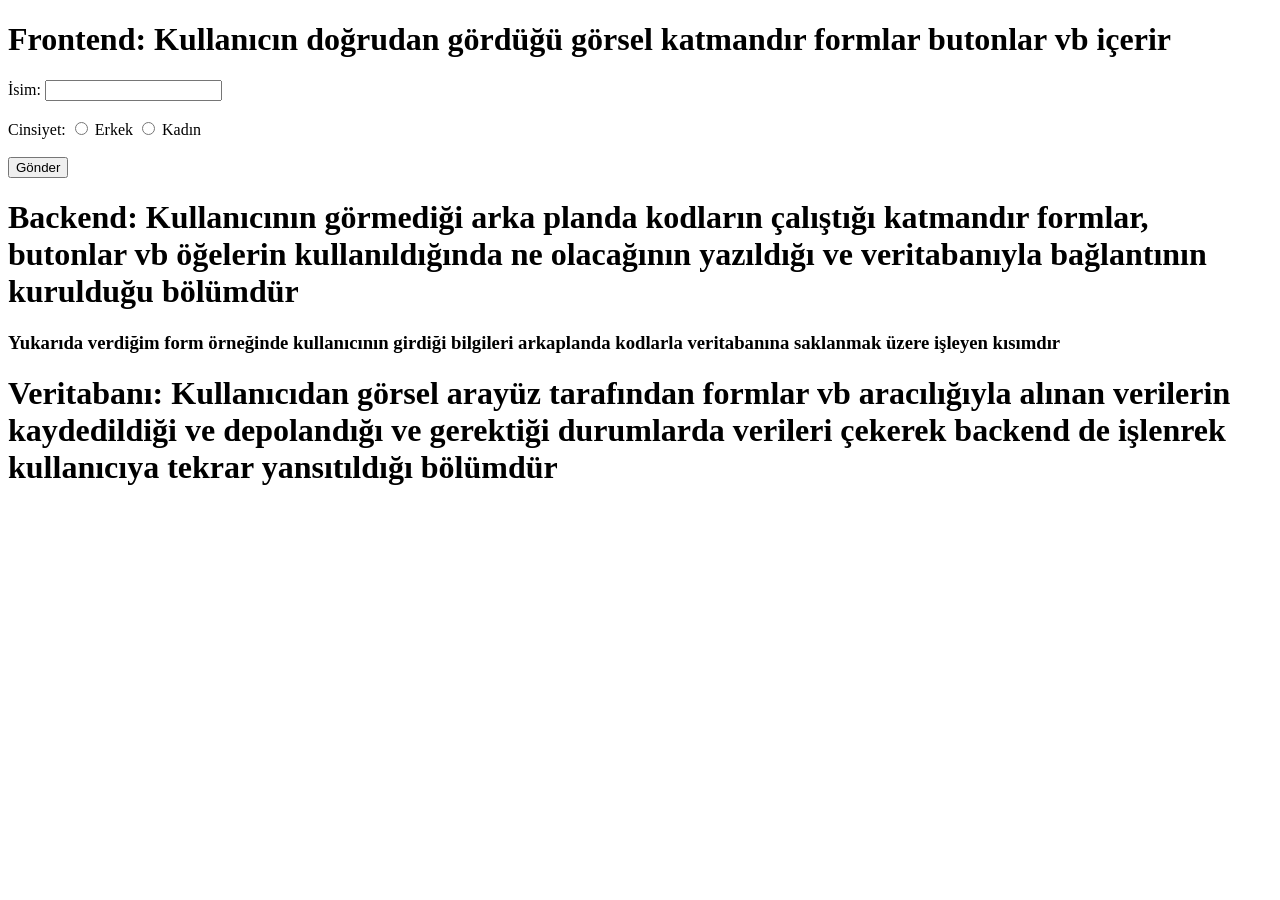
<file: Sisbim Staj/Gun01/Index.html>
<!DOCTYPE html>
<html lang="tr">
<head>
    <meta charset="UTF-8">
    <meta name="viewport" content="width=device-width, initial-scale=1.0">
    <title>Sisbim Staj - Gün 01</title>
</head>
<body>
    <div>
        <div class="row">
            <div class="COL-MD-8">
                <h1>Frontend: Kullanıcın doğrudan gördüğü görsel katmandır formlar butonlar vb içerir</h1>
            </div>
            <div class="COL-MD-8">
                <form <form>
                    <label for="name">İsim:</label>
                    <input type="text" name="name"><br><br>
                    <label for="sex">Cinsiyet:</label>
                    <input type="radio" name="sex" id="male" value="male">
                    <label for="male">Erkek</label>
                    <input type="radio" name="sex" id="female" value="female">
                    <label for="female">Kadın</label> <br><br>
                    <input type="submit" value="Gönder">
                </form>
            </div>
        </div>
        <div class="row">
            <div class="COL-MD-8">
                <h1>Backend: Kullanıcının görmediği arka planda kodların çalıştığı katmandır formlar, butonlar vb öğelerin kullanıldığında ne olacağının yazıldığı ve veritabanıyla bağlantının kurulduğu bölümdür</h1>
            </div>
            <div class="COL-MD-8">
                <h3>Yukarıda verdiğim form örneğinde kullanıcının girdiği bilgileri arkaplanda kodlarla veritabanına saklanmak üzere işleyen kısımdır</h3>
            </div>
        </div>
    </div>
    <h1>Veritabanı: Kullanıcıdan görsel arayüz tarafından formlar vb aracılığıyla alınan verilerin kaydedildiği ve depolandığı ve gerektiği durumlarda verileri çekerek backend de işlenrek kullanıcıya tekrar yansıtıldığı bölümdür</h1>
</body>
</html>
</file>
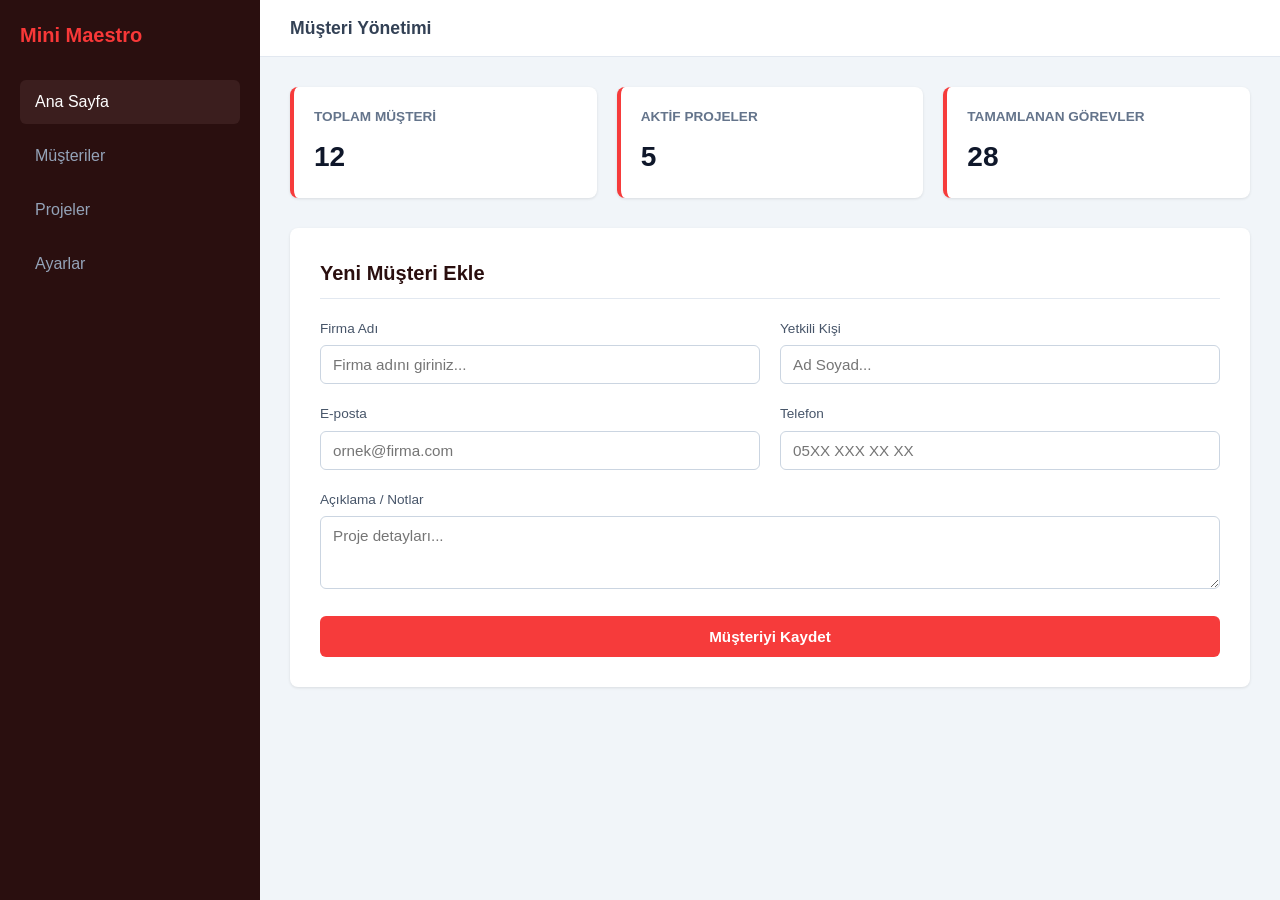
<file: Sisbim Staj/Gun03/index.html>
<!DOCTYPE html>
<html lang="tr">
<head>
    <meta charset="UTF-8">
    <meta name="viewport" content="width=device-width, initial-scale=1.0">
    <title>Mini Maestro - Yönetim Paneli</title>
    <link rel="stylesheet" href="style.css">
</head>
<body>

    <div class="app-container">
        <!-- Sol Menü -->
        <aside class="sidebar">
            <div class="sidebar-brand">
                <h2>Mini Maestro</h2>
            </div>
            <ul class="sidebar-menu">
                <li><a href="#" class="active">Ana Sayfa</a></li>
                <li><a href="#">Müşteriler</a></li>
                <li><a href="#">Projeler</a></li>
                <li><a href="#">Ayarlar</a></li>
            </ul>
        </aside>

        <!--Üst Başlık ve İçerik -->
        <div class="main-wrapper">
            <!-- Header -->
            <header class="top-header">
                <h3>Müşteri Yönetimi</h3>
            </header>

            <!-- Ana İçerik Alanı -->
            <main class="content-area">
                
                <!-- İstatistik Kartları -->
                <div class="cards-grid">
                    <div class="card">
                        <h4>Toplam Müşteri</h4>
                        <p class="card-number">12</p>
                    </div>
                    <div class="card">
                        <h4>Aktif Projeler</h4>
                        <p class="card-number">5</p>
                    </div>
                    <div class="card">
                        <h4>Tamamlanan Görevler</h4>
                        <p class="card-number">28</p>
                    </div>
                </div>

                <!-- Form Bölümü -->
                <section class="form-section">
                    <h2>Yeni Müşteri Ekle</h2>
                    <form class="customer-form">
                        <div class="form-row">
                            <div class="form-group">
                                <label for="firmaAdi">Firma Adı</label>
                                <input type="text" id="firmaAdi" name="firmaAdi" required placeholder="Firma adını giriniz...">
                            </div>
                            <div class="form-group">
                                <label for="yetkili">Yetkili Kişi</label>
                                <input type="text" id="yetkili" name="yetkili" required placeholder="Ad Soyad...">
                            </div>
                        </div>

                        <div class="form-row">
                            <div class="form-group">
                                <label for="eposta">E-posta</label>
                                <input type="email" id="eposta" name="eposta" placeholder="ornek@firma.com">
                            </div>
                            <div class="form-group">
                                <label for="telefon">Telefon</label>
                                <input type="tel" id="telefon" name="telefon" placeholder="05XX XXX XX XX">
                            </div>
                        </div>

                        <div class="form-group">
                            <label for="aciklama">Açıklama / Notlar</label>
                            <textarea id="aciklama" name="aciklama" rows="3" placeholder="Proje detayları..."></textarea>
                        </div>

                        <button type="submit" class="btn-submit">Müşteriyi Kaydet</button>
                    </form>
                </section>

            </main>
        </div>
    </div>

</body>
</html>
</file>
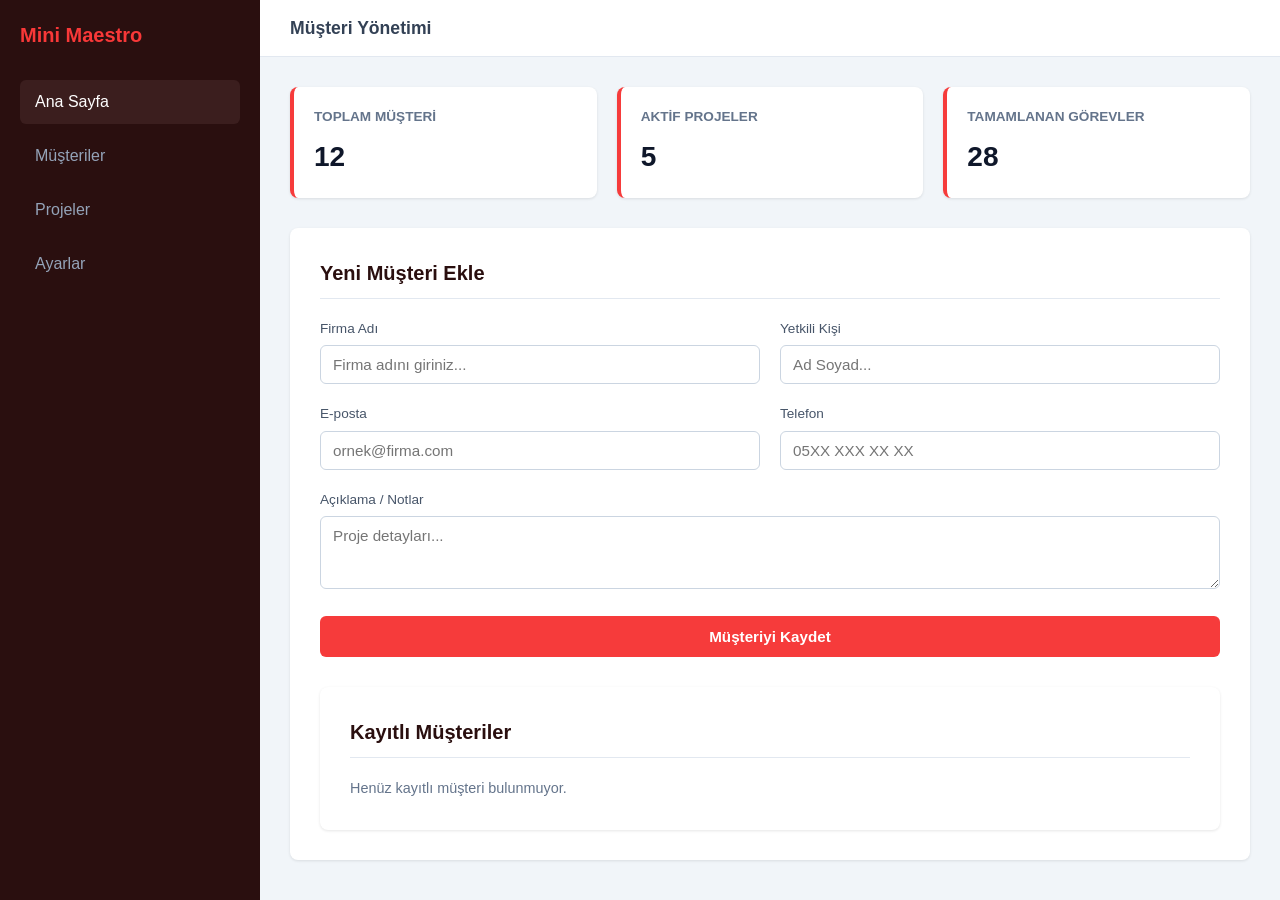
<file: Sisbim Staj/Gun05/index.html>
<!DOCTYPE html>
<html lang="tr">
<head>
    <meta charset="UTF-8">
    <meta name="viewport" content="width=device-width, initial-scale=1.0">
    <title>Mini Maestro - Yönetim Paneli</title>
    <link rel="stylesheet" href="style.css">
</head>
<body>

    <div class="app-container">
        <!-- Sol Menü -->
        <aside class="sidebar">
            <div class="sidebar-brand">
                <h2>Mini Maestro</h2>
            </div>
            <ul class="sidebar-menu">
                <li><a href="#" class="active">Ana Sayfa</a></li>
                <li><a href="#">Müşteriler</a></li>
                <li><a href="#">Projeler</a></li>
                <li><a href="#">Ayarlar</a></li>
            </ul>
        </aside>

        <!--Üst Başlık ve İçerik -->
        <div class="main-wrapper">
            <!-- Header -->
            <header class="top-header">
                <h3>Müşteri Yönetimi</h3>
            </header>

            <!-- Ana İçerik Alanı -->
            <main class="content-area">
                
                <!-- İstatistik Kartları -->
                <div class="cards-grid">
                    <div class="card">
                        <h4>Toplam Müşteri</h4>
                        <p class="card-number">12</p>
                    </div>
                    <div class="card">
                        <h4>Aktif Projeler</h4>
                        <p class="card-number">5</p>
                    </div>
                    <div class="card">
                        <h4>Tamamlanan Görevler</h4>
                        <p class="card-number">28</p>
                    </div>
                </div>

                <!-- Form Bölümü -->
                <section class="form-section">
                    <h2>Yeni Müşteri Ekle</h2>
                    <form class="customer-form">
                        <div class="form-row">
                            <div class="form-group">
                                <label for="firmaAdi">Firma Adı</label>
                                <input type="text" id="firmaAdi" name="firmaAdi" required placeholder="Firma adını giriniz...">
                            </div>
                            <div class="form-group">
                                <label for="yetkili">Yetkili Kişi</label>
                                <input type="text" id="yetkili" name="yetkili" required placeholder="Ad Soyad...">
                            </div>
                        </div>

                        <div class="form-row">
                            <div class="form-group">
                                <label for="eposta">E-posta</label>
                                <input type="email" id="eposta" name="eposta" placeholder="ornek@firma.com">
                            </div>
                            <div class="form-group">
                                <label for="telefon">Telefon</label>
                                <input type="tel" id="telefon" name="telefon" placeholder="05XX XXX XX XX">
                            </div>
                        </div>

                        <div class="form-group">
                            <label for="aciklama">Açıklama / Notlar</label>
                            <textarea id="aciklama" name="aciklama" rows="3" placeholder="Proje detayları..."></textarea>
                        </div>

                        <button type="submit" class="btn-submit">Müşteriyi Kaydet</button>
                    </form>
                    <!-- Müşterilerin Listeleneceği Alan -->
                        <section class="form-section" style="margin-top: 30px;">
                            <h2>Kayıtlı Müşteriler</h2>
                            <ul id="musteriListesi" style="list-style: none; padding: 0;">
                            </ul>
                        </section>
                </section>

            </main>
        </div>
    </div>
    <script>
        const form = document.querySelector(".customer-form");
        const firmaAdiInput = document.getElementById("firmaAdi");
        const yetkiliInput = document.getElementById("yetkili");
        const epostaInput = document.getElementById("eposta");
        const telefonInput = document.getElementById("telefon");
        const aciklamaInput = document.getElementById("aciklama");
        const musteriListesiUl = document.getElementById("musteriListesi");
        // Sayfa açıldığında kayıtlı müşterileri çekme
        let musteriler = JSON.parse(localStorage.getItem("miniMaestroMusteriler")) || [];

        // Listeyi ekranda gösteren fonksiyon
        function listeyiGuncelle() {
            musteriListesiUl.innerHTML = "";

            if (musteriler.length === 0) {
                musteriListesiUl.innerHTML = "<p style='color: #64748b; font-size: 0.9rem;'>Henüz kayıtlı müşteri bulunmuyor.</p>";
                return;
            }

            musteriler.forEach((musteri, index) => {
                const li = document.createElement("li");
                li.style.cssText = "background: #f8fafc; padding: 15px; margin-bottom: 10px; border-radius: 6px; border: 1px solid #e2e8f0; display: flex; justify-content: space-between; align-items: center;";
                
                li.innerHTML = `
                    <div>
                        <strong>${musteri.firma}</strong> (${musteri.yetkili})<br>
                        <small style="color: #64748b;">E-posta: ${musteri.eposta || "Belirtilmemiş"} | Tel: ${musteri.telefon || "Belirtilmemiş"}</small>
                    </div>
                    <button onclick="musteriSil(${index})" style="background: #ef4444; color: white; border: none; padding: 6px 12px; border-radius: 4px; cursor: pointer; font-size: 0.8rem;">Sil</button>
                `;
                musteriListesiUl.appendChild(li);
            });
        }

        // Sayfa ilk yüklendiğinde listenin çıktısını verir
        listeyiGuncelle();

        // form gönderildiğinde kayıt alan komut
        form.addEventListener("submit", function(olay) {
            olay.preventDefault(); // Sayfanın yenilenmesini engelle

            const firma = firmaAdiInput.value.trim();
            const yetkili = yetkiliInput.value.trim();

            // Boş form bırakıldığında göndermeyi engelleyen komut
            if (firma === "" || yetkili === "") {
                alert("Lütfen Firma Adı ve Yetkili Kişi alanlarını boş bırakmayın!");
                return;
            }

            // Yeni müşteri nesnesi
            const yeniMusteri = {
                firma: firma,
                yetkili: yetkili,
                eposta: epostaInput.value.trim(),
                telefon: telefonInput.value.trim(),
                aciklama: aciklamaInput.value.trim()
            };

            // Dizinin içine ekle
            musteriler.push(yeniMusteri);

            // Tarayıcı hafızasına kaydeder
            localStorage.setItem("miniMaestroMusteriler", JSON.stringify(musteriler));

            // listeyi günceller ve formu sıfırlayarak yeni giriş için kutuları temizler
            listeyiGuncelle();
            form.reset();
        });

        // Müşteri silme fonksiyonu
        function musteriSil(index) {
            musteriler.splice(index, 1); // Diziden ilgili elemanı çıkar
            localStorage.setItem("miniMaestroMusteriler", JSON.stringify(musteriler)); // Hafızayı güncelle
            listeyiGuncelle(); // Ekranı tazele
        }
    </script>
</body>
</html>
</file>
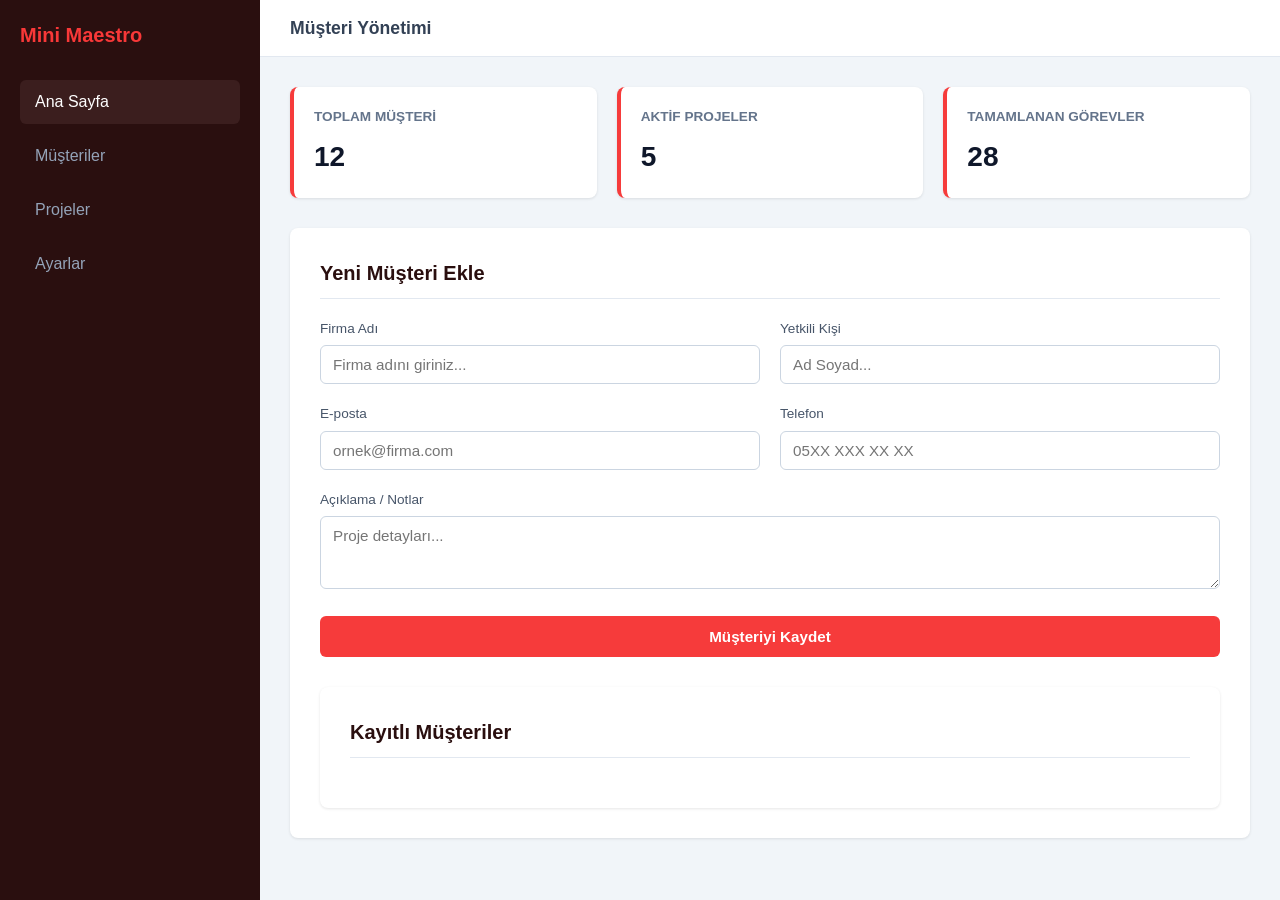
<file: Sisbim Staj/Gun06/index.html>
<!DOCTYPE html>
<html lang="tr">
<head>
    <meta charset="UTF-8">
    <meta name="viewport" content="width=device-width, initial-scale=1.0">
    <title>Mini Maestro - Yönetim Paneli</title>
    <link rel="stylesheet" href="style.css">
</head>
<body>

    <div class="app-container">
        <!-- Sol Menü -->
        <aside class="sidebar">
            <div class="sidebar-brand">
                <h2>Mini Maestro</h2>
            </div>
            <ul class="sidebar-menu">
                <li><a href="#" class="active">Ana Sayfa</a></li>
                <li><a href="#">Müşteriler</a></li>
                <li><a href="#">Projeler</a></li>
                <li><a href="#">Ayarlar</a></li>
            </ul>
        </aside>

        <!--Üst Başlık ve İçerik -->
        <div class="main-wrapper">
            <!-- Header -->
            <header class="top-header">
                <h3>Müşteri Yönetimi</h3>
            </header>

            <!-- Ana İçerik Alanı -->
            <main class="content-area">
                
                <!-- İstatistik Kartları -->
                <div class="cards-grid">
                    <div class="card">
                        <h4>Toplam Müşteri</h4>
                        <p class="card-number">12</p>
                    </div>
                    <div class="card">
                        <h4>Aktif Projeler</h4>
                        <p class="card-number">5</p>
                    </div>
                    <div class="card">
                        <h4>Tamamlanan Görevler</h4>
                        <p class="card-number">28</p>
                    </div>
                </div>

                <!-- Form Bölümü -->
                <section class="form-section">
                    <h2>Yeni Müşteri Ekle</h2>
                    <form class="customer-form">
                        <div class="form-row">
                            <div class="form-group">
                                <label for="firmaAdi">Firma Adı</label>
                                <input type="text" id="firmaAdi" name="firmaAdi" required placeholder="Firma adını giriniz...">
                            </div>
                            <div class="form-group">
                                <label for="yetkili">Yetkili Kişi</label>
                                <input type="text" id="yetkili" name="yetkili" required placeholder="Ad Soyad...">
                            </div>
                        </div>

                        <div class="form-row">
                            <div class="form-group">
                                <label for="eposta">E-posta</label>
                                <input type="email" id="eposta" name="eposta" placeholder="ornek@firma.com">
                            </div>
                            <div class="form-group">
                                <label for="telefon">Telefon</label>
                                <input type="tel" id="telefon" name="telefon" placeholder="05XX XXX XX XX">
                            </div>
                        </div>

                        <div class="form-group">
                            <label for="aciklama">Açıklama / Notlar</label>
                            <textarea id="aciklama" name="aciklama" rows="3" placeholder="Proje detayları..."></textarea>
                        </div>

                        <button type="submit" class="btn-submit">Müşteriyi Kaydet</button>
                    </form>
                    <!-- Müşterilerin Listeleneceği Alan -->
                        <section class="form-section" style="margin-top: 30px;">
                            <h2>Kayıtlı Müşteriler</h2>
                            <ul id="musteriListesi" style="list-style: none; padding: 0;">
                            </ul>
                        </section>
                </section>

            </main>
        </div>
    </div>
    <script>
        console.log("API VE HTTP İSTEKLERİ TESTİ");
        // GET İSTEĞİ Sunucudan Veri Okuma
        // fetch() komutu tarayıcının dış dünya ile konuşmasını sağlar
        console.log("GET İsteği gönderiliyor");
        
        fetch('https://jsonplaceholder.typicode.com/posts/1')
            .then(yanit => yanit.json())
            .then(veri => {
                console.log("Get Yanıtı Başarılı");
                console.log("Sunucudan gelen veri:", veri);
                console.log("Firma/Başlık:", veri.title);
            })
            .catch(hata => console.log("GET İsteğinde hata oluştu:", hata));


        // POST İSTEĞİ Sunucuya Yeni Veri Gönderme / Kaydetme
        console.log("POST İsteği gönderiliyor");

        fetch('https://jsonplaceholder.typicode.com/posts', {
            method: 'POST',
            headers: {
                'Content-Type': 'application/json; charset=UTF-8'
            },
            body: JSON.stringify({
                title: "Yeni Müşteri Kaydı",
                body: "Mini Maestro üzerinden eklendi.",
                userId: 1
            })
        })
        .then(yanit => yanit.json())
        .then(veri => {
            console.log("Post Yanıtı Başarılı - 201 Oluşturuldu");
            console.log("Onay Yanıtı:", veri);
        })
        .catch(hata => console.log("POST İsteğinde hata oluştu:", hata));
    </script>
</body>
</html>
</file>
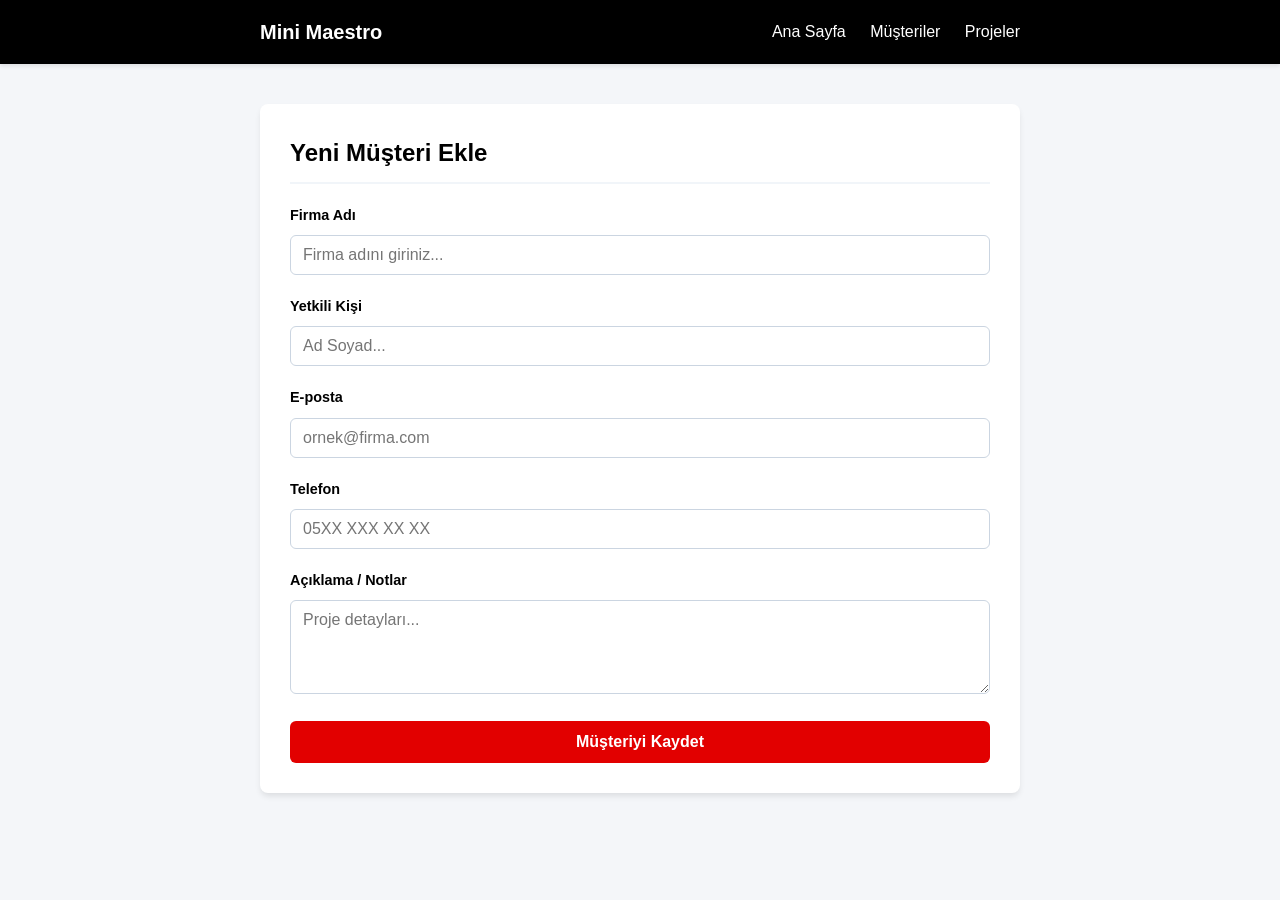
<file: Sisbim Staj/Gun02/minimaestro.html>
<!DOCTYPE html>
<html lang="tr">
<head>
    <meta charset="UTF-8">
    <meta name="viewport" content="width=device-width, initial-scale=1.0">
    <title>Mini Maestro - Müşteri Yönetimi</title>
    <link rel="stylesheet" href="style.css"> <!-- Harici CSS dosyası -->
</head>
<body>

    <!-- Üst Başlık ve Menü -->
    <header class="main-header">
        <div class="container">
            <h1 class="logo">Mini Maestro</h1>
            <nav class="main-nav">
                <a href="#anasayfa">Ana Sayfa</a>
                <a href="#musteriler">Müşteriler</a>
                <a href="#projeler">Projeler</a>
            </nav>
        </div>
    </header>

    <!-- Ana İçerik -->
    <main class="container main-content">
        <section class="form-section">
            <h2>Yeni Müşteri Ekle</h2>
            
            <form class="customer-form">
                <div class="form-group">
                    <label for="firmaAdi">Firma Adı</label>
                    <input type="text" id="firmaAdi" name="firmaAdi" required placeholder="Firma adını giriniz...">
                </div>

                <div class="form-group">
                    <label for="yetkili">Yetkili Kişi</label>
                    <input type="text" id="yetkili" name="yetkili" required placeholder="Ad Soyad...">
                </div>

                <div class="form-group">
                    <label for="eposta">E-posta</label>
                    <input type="email" id="eposta" name="eposta" placeholder="ornek@firma.com">
                </div>

                <div class="form-group">
                    <label for="telefon">Telefon</label>
                    <input type="tel" id="telefon" name="telefon" placeholder="05XX XXX XX XX">
                </div>

                <div class="form-group">
                    <label for="aciklama">Açıklama / Notlar</label>
                    <textarea id="aciklama" name="aciklama" rows="4" placeholder="Proje detayları..."></textarea>
                </div>

                <button type="submit" class="btn-submit">Müşteriyi Kaydet</button>
            </form>
        </section>
    </main>

</body>
</html>
</file>
<file: Sisbim Staj/Gun03/style.css>
/* Temel Sıfırlama (Elemanların boyut taşmasını engellemek için tanımlanmış hazır boyut komutu  ) */
* {
    margin: 0;
    padding: 0;
    box-sizing: border-box;
    font-family: -apple-system, BlinkMacSystemFont, "Segoe UI", Roboto, Helvetica, Arial, sans-serif;
}

body {
    background-color: #f1f5f9;
    color: #3b1e1e;
    line-height: 1.5;
}

/* Ana Düzen */
.app-container {
    display: flex;
    min-height: 100vh;
}

/* Sol Menü  */
.sidebar {
    width: 260px;
    background-color: #2a0f0f;
    color: #fff;
    padding: 20px;
    display: flex;
    flex-direction: column;
}

.sidebar-brand h2 {
    font-size: 1.25rem;
    margin-bottom: 30px;
    color: #f83838;
}

.sidebar-menu {
    list-style: none;
}

.sidebar-menu li {
    margin-bottom: 10px;
}

.sidebar-menu a {
    display: block;
    color: #94a3b8;
    text-decoration: none;
    padding: 10px 15px;
    border-radius: 6px;
    transition: all 0.2s ease;
}

.sidebar-menu a:hover,
.sidebar-menu a.active {
    background-color: #3b1e1e;
    color: #fff;
}

/* Sağ Taraf Düzeni (Container) */
.main-wrapper {
    flex: 1;
    display: flex;
    flex-direction: column;
}

/* Üst Başlık */
.top-header {
    background-color: #ffffff;
    padding: 15px 30px;
    border-bottom: 1px solid #e2e8f0;
    display: flex;
    justify-content: space-between;
    align-items: center;
}

.top-header h3 {
    font-size: 1.1rem;
    color: #334155;
}
/* İçerik Alanı */
.content-area {
    padding: 30px;
    flex: 1;
}

/* İstatistik Kartları*/
.cards-grid {
    display: grid;
    grid-template-columns: repeat(auto-fit, minmax(220px, 1fr));
    gap: 20px;
    margin-bottom: 30px;
}

.card {
    background-color: #ffffff;
    padding: 20px;
    border-radius: 8px;
    box-shadow: 0 1px 3px rgba(0,0,0,0.1);
    border-left: 4px solid #f63b3b;
}

.card h4 {
    font-size: 0.85rem;
    color: #64748b;
    margin-bottom: 8px;
    text-transform: uppercase;
}

.card-number {
    font-size: 1.75rem;
    font-weight: bold;
    color: #0f172a;
}

/* Form Bölümü */
.form-section {
    background: #ffffff;
    padding: 30px;
    border-radius: 8px;
    box-shadow: 0 1px 3px rgba(0,0,0,0.1);
}

.form-section h2 {
    margin-bottom: 20px;
    font-size: 1.25rem;
    color: #2a0f0f;
    border-bottom: 1px solid #e2e8f0;
    padding-bottom: 10px;
}

/* Form Satır Düzeni */
.form-row {
    display: flex;
    gap: 20px;
}

.form-row .form-group {
    flex: 1;
}

.form-group {
    margin-bottom: 20px;
}

.form-group label {
    display: block;
    margin-bottom: 6px;
    font-weight: 500;
    font-size: 0.85rem;
    color: #475569;
}

.form-group input,
.form-group textarea {
    width: 100%;
    padding: 10px 12px;
    border: 1px solid #cbd5e1;
    border-radius: 6px;
    font-size: 0.95rem;
    outline: none;
    transition: border-color 0.2s, box-shadow 0.2s;
}

/* Hover ve Focus Stilleri */
.form-group input:hover,
.form-group textarea:hover {
    border-color: #94a3b8;
}

.form-group input:focus,
.form-group textarea:focus {
    border-color: #f63b3b;
    box-shadow: 0 0 0 3px rgba(246, 59, 59, 0.15);
}

/* Kaydet Butonu */
.btn-submit {
    background-color: #f63b3b;
    color: white;
    border: none;
    padding: 12px 20px;
    font-size: 0.95rem;
    font-weight: 600;
    border-radius: 6px;
    cursor: pointer;
    width: 100%;
    transition: background-color 0.2s, transform 0.1s;
}

.btn-submit:hover {
    background-color: #eb2525;
}

.btn-submit:focus {
    outline: none;
    box-shadow: 0 0 0 3px rgba(246, 59, 59, 0.4);
}

.btn-submit:active {
    transform: scale(0.99);
}

/*Mobil Ekran Düzeni*/
@media (max-width: 768px) {
    .app-container {
        flex-direction: column;
    }

    .sidebar {
        width: 100%;
        padding: 15px;
    }

    .sidebar-brand h2 {
        margin-bottom: 15px;
        text-align: center;
    }

    .sidebar-menu {
        display: flex;
        justify-content: center;
        gap: 10px;
        flex-wrap: wrap;
    }

    .sidebar-menu a {
        padding: 6px 12px;
        font-size: 0.9rem;
    }

    .form-row {
        flex-direction: column;
        gap: 0;
    }

    .content-area {
        padding: 15px;
    }
}
</file>
<file: Sisbim Staj/Gun05/style.css>
/* Temel Sıfırlama (Elemanların boyut taşmasını engellemek için tanımlanmış hazır boyut komutu  ) */
* {
    margin: 0;
    padding: 0;
    box-sizing: border-box;
    font-family: -apple-system, BlinkMacSystemFont, "Segoe UI", Roboto, Helvetica, Arial, sans-serif;
}

body {
    background-color: #f1f5f9;
    color: #3b1e1e;
    line-height: 1.5;
}

/* Ana Düzen */
.app-container {
    display: flex;
    min-height: 100vh;
}

/* Sol Menü  */
.sidebar {
    width: 260px;
    background-color: #2a0f0f;
    color: #fff;
    padding: 20px;
    display: flex;
    flex-direction: column;
}

.sidebar-brand h2 {
    font-size: 1.25rem;
    margin-bottom: 30px;
    color: #f83838;
}

.sidebar-menu {
    list-style: none;
}

.sidebar-menu li {
    margin-bottom: 10px;
}

.sidebar-menu a {
    display: block;
    color: #94a3b8;
    text-decoration: none;
    padding: 10px 15px;
    border-radius: 6px;
    transition: all 0.2s ease;
}

.sidebar-menu a:hover,
.sidebar-menu a.active {
    background-color: #3b1e1e;
    color: #fff;
}

/* Sağ Taraf Düzeni (Container) */
.main-wrapper {
    flex: 1;
    display: flex;
    flex-direction: column;
}

/* Üst Başlık */
.top-header {
    background-color: #ffffff;
    padding: 15px 30px;
    border-bottom: 1px solid #e2e8f0;
    display: flex;
    justify-content: space-between;
    align-items: center;
}

.top-header h3 {
    font-size: 1.1rem;
    color: #334155;
}
/* İçerik Alanı */
.content-area {
    padding: 30px;
    flex: 1;
}

/* İstatistik Kartları*/
.cards-grid {
    display: grid;
    grid-template-columns: repeat(auto-fit, minmax(220px, 1fr));
    gap: 20px;
    margin-bottom: 30px;
}

.card {
    background-color: #ffffff;
    padding: 20px;
    border-radius: 8px;
    box-shadow: 0 1px 3px rgba(0,0,0,0.1);
    border-left: 4px solid #f63b3b;
}

.card h4 {
    font-size: 0.85rem;
    color: #64748b;
    margin-bottom: 8px;
    text-transform: uppercase;
}

.card-number {
    font-size: 1.75rem;
    font-weight: bold;
    color: #0f172a;
}

/* Form Bölümü */
.form-section {
    background: #ffffff;
    padding: 30px;
    border-radius: 8px;
    box-shadow: 0 1px 3px rgba(0,0,0,0.1);
}

.form-section h2 {
    margin-bottom: 20px;
    font-size: 1.25rem;
    color: #2a0f0f;
    border-bottom: 1px solid #e2e8f0;
    padding-bottom: 10px;
}

/* Form Satır Düzeni */
.form-row {
    display: flex;
    gap: 20px;
}

.form-row .form-group {
    flex: 1;
}

.form-group {
    margin-bottom: 20px;
}

.form-group label {
    display: block;
    margin-bottom: 6px;
    font-weight: 500;
    font-size: 0.85rem;
    color: #475569;
}

.form-group input,
.form-group textarea {
    width: 100%;
    padding: 10px 12px;
    border: 1px solid #cbd5e1;
    border-radius: 6px;
    font-size: 0.95rem;
    outline: none;
    transition: border-color 0.2s, box-shadow 0.2s;
}

/* Hover ve Focus Stilleri */
.form-group input:hover,
.form-group textarea:hover {
    border-color: #94a3b8;
}

.form-group input:focus,
.form-group textarea:focus {
    border-color: #f63b3b;
    box-shadow: 0 0 0 3px rgba(246, 59, 59, 0.15);
}

/* Kaydet Butonu */
.btn-submit {
    background-color: #f63b3b;
    color: white;
    border: none;
    padding: 12px 20px;
    font-size: 0.95rem;
    font-weight: 600;
    border-radius: 6px;
    cursor: pointer;
    width: 100%;
    transition: background-color 0.2s, transform 0.1s;
}

.btn-submit:hover {
    background-color: #eb2525;
}

.btn-submit:focus {
    outline: none;
    box-shadow: 0 0 0 3px rgba(246, 59, 59, 0.4);
}

.btn-submit:active {
    transform: scale(0.99);
}

/*Mobil Ekran Düzeni*/
@media (max-width: 768px) {
    .app-container {
        flex-direction: column;
    }

    .sidebar {
        width: 100%;
        padding: 15px;
    }

    .sidebar-brand h2 {
        margin-bottom: 15px;
        text-align: center;
    }

    .sidebar-menu {
        display: flex;
        justify-content: center;
        gap: 10px;
        flex-wrap: wrap;
    }

    .sidebar-menu a {
        padding: 6px 12px;
        font-size: 0.9rem;
    }

    .form-row {
        flex-direction: column;
        gap: 0;
    }

    .content-area {
        padding: 15px;
    }
}
</file>
<file: Sisbim Staj/Gun06/style.css>
/* Temel Sıfırlama (Elemanların boyut taşmasını engellemek için tanımlanmış hazır boyut komutu  ) */
* {
    margin: 0;
    padding: 0;
    box-sizing: border-box;
    font-family: -apple-system, BlinkMacSystemFont, "Segoe UI", Roboto, Helvetica, Arial, sans-serif;
}

body {
    background-color: #f1f5f9;
    color: #3b1e1e;
    line-height: 1.5;
}

/* Ana Düzen */
.app-container {
    display: flex;
    min-height: 100vh;
}

/* Sol Menü  */
.sidebar {
    width: 260px;
    background-color: #2a0f0f;
    color: #fff;
    padding: 20px;
    display: flex;
    flex-direction: column;
}

.sidebar-brand h2 {
    font-size: 1.25rem;
    margin-bottom: 30px;
    color: #f83838;
}

.sidebar-menu {
    list-style: none;
}

.sidebar-menu li {
    margin-bottom: 10px;
}

.sidebar-menu a {
    display: block;
    color: #94a3b8;
    text-decoration: none;
    padding: 10px 15px;
    border-radius: 6px;
    transition: all 0.2s ease;
}

.sidebar-menu a:hover,
.sidebar-menu a.active {
    background-color: #3b1e1e;
    color: #fff;
}

/* Sağ Taraf Düzeni (Container) */
.main-wrapper {
    flex: 1;
    display: flex;
    flex-direction: column;
}

/* Üst Başlık */
.top-header {
    background-color: #ffffff;
    padding: 15px 30px;
    border-bottom: 1px solid #e2e8f0;
    display: flex;
    justify-content: space-between;
    align-items: center;
}

.top-header h3 {
    font-size: 1.1rem;
    color: #334155;
}
/* İçerik Alanı */
.content-area {
    padding: 30px;
    flex: 1;
}

/* İstatistik Kartları*/
.cards-grid {
    display: grid;
    grid-template-columns: repeat(auto-fit, minmax(220px, 1fr));
    gap: 20px;
    margin-bottom: 30px;
}

.card {
    background-color: #ffffff;
    padding: 20px;
    border-radius: 8px;
    box-shadow: 0 1px 3px rgba(0,0,0,0.1);
    border-left: 4px solid #f63b3b;
}

.card h4 {
    font-size: 0.85rem;
    color: #64748b;
    margin-bottom: 8px;
    text-transform: uppercase;
}

.card-number {
    font-size: 1.75rem;
    font-weight: bold;
    color: #0f172a;
}

/* Form Bölümü */
.form-section {
    background: #ffffff;
    padding: 30px;
    border-radius: 8px;
    box-shadow: 0 1px 3px rgba(0,0,0,0.1);
}

.form-section h2 {
    margin-bottom: 20px;
    font-size: 1.25rem;
    color: #2a0f0f;
    border-bottom: 1px solid #e2e8f0;
    padding-bottom: 10px;
}

/* Form Satır Düzeni */
.form-row {
    display: flex;
    gap: 20px;
}

.form-row .form-group {
    flex: 1;
}

.form-group {
    margin-bottom: 20px;
}

.form-group label {
    display: block;
    margin-bottom: 6px;
    font-weight: 500;
    font-size: 0.85rem;
    color: #475569;
}

.form-group input,
.form-group textarea {
    width: 100%;
    padding: 10px 12px;
    border: 1px solid #cbd5e1;
    border-radius: 6px;
    font-size: 0.95rem;
    outline: none;
    transition: border-color 0.2s, box-shadow 0.2s;
}

/* Hover ve Focus Stilleri */
.form-group input:hover,
.form-group textarea:hover {
    border-color: #94a3b8;
}

.form-group input:focus,
.form-group textarea:focus {
    border-color: #f63b3b;
    box-shadow: 0 0 0 3px rgba(246, 59, 59, 0.15);
}

/* Kaydet Butonu */
.btn-submit {
    background-color: #f63b3b;
    color: white;
    border: none;
    padding: 12px 20px;
    font-size: 0.95rem;
    font-weight: 600;
    border-radius: 6px;
    cursor: pointer;
    width: 100%;
    transition: background-color 0.2s, transform 0.1s;
}

.btn-submit:hover {
    background-color: #eb2525;
}

.btn-submit:focus {
    outline: none;
    box-shadow: 0 0 0 3px rgba(246, 59, 59, 0.4);
}

.btn-submit:active {
    transform: scale(0.99);
}

/*Mobil Ekran Düzeni*/
@media (max-width: 768px) {
    .app-container {
        flex-direction: column;
    }

    .sidebar {
        width: 100%;
        padding: 15px;
    }

    .sidebar-brand h2 {
        margin-bottom: 15px;
        text-align: center;
    }

    .sidebar-menu {
        display: flex;
        justify-content: center;
        gap: 10px;
        flex-wrap: wrap;
    }

    .sidebar-menu a {
        padding: 6px 12px;
        font-size: 0.9rem;
    }

    .form-row {
        flex-direction: column;
        gap: 0;
    }

    .content-area {
        padding: 15px;
    }
}
</file>
<file: Sisbim Staj/Gun02/style.css>
/* Genel Sıfırlama ve Temel Ayarlar */
* {
    margin: 0;
    padding: 0;
    box-sizing: border-box;
    font-family: -apple-system, BlinkMacSystemFont, "Segoe UI", Roboto, Helvetica, Arial, sans-serif;
}

body {
    background-color: #f4f6f9;
    color: #333;
    line-height: 1.6;
}

/* Sabit Genişlik ve Ortalama Konteyner */
.container {
    max-width: 800px;
    margin: 0 auto;
    padding: 0 20px;
}

/* Üst Menü Tasarımı */
.main-header {
    background-color: #000000;
    color: #fff;
    padding: 1rem 0;
    box-shadow: 0 2px 4px rgba(0,0,0,0.1);
}

.main-header .container {
    display: flex;
    justify-content: space-between;
    align-items: center;
}

.logo {
    font-size: 1.25rem;
    font-weight: bold;
}

.main-nav a {
    color: #ffffff;
    text-decoration: none;
    margin-left: 20px;
    transition: color 0.2s ease;
}

.main-nav a:hover {
    color: #f90000;
}

/* Form Bölümü Boyut Ayarı */
.main-content {
    margin-top: 40px;
    margin-bottom: 40px;
}

.form-section {
    background: #ffffff;
    padding: 30px;
    border-radius: 8px;
    box-shadow: 0 4px 6px -1px rgba(0, 0, 0, 0.1);
}

.form-section h2 {
    margin-bottom: 20px;
    color: #000000;
    font-size: 1.5rem;
    border-bottom: 2px solid #f1f5f9;
    padding-bottom: 10px;
}

/* Form Elemanları */
.form-group {
    margin-bottom: 20px;
}

.form-group label {
    display: block;
    margin-bottom: 8px;
    font-weight: 600;
    font-size: 0.9rem;
    color: #000000;
}

.form-group input,
.form-group textarea {
    width: 100%;
    padding: 10px 12px;
    border: 1px solid #cbd5e1;
    border-radius: 6px;
    font-size: 1rem;
    outline: none;
    transition: border-color 0.2s, box-shadow 0.2s;
}
/* Odaklanıldığında Kenarlık ve Gölge Efekti */
.form-group input:focus,
.form-group textarea:focus {
    border-color: #3b82f6;
    box-shadow: 0 0 0 3px rgba(255, 0, 0, 0.15);
}

/* Kaydet Butonu */
.btn-submit {
    background-color: #e20000;
    color: white;
    border: none;
    padding: 12px 20px;
    font-size: 1rem;
    font-weight: 600;
    border-radius: 6px;
    cursor: pointer; /* Butonun Üzerine Gelindiğinde İmleç Değişimi */
    width: 100%;
    transition: background-color 0.2s;
}
/* Buton Üstüne Gelindiğinde Çalışan Efekt */
.btn-submit:hover {
    background-color: #710000;
}
</file>
